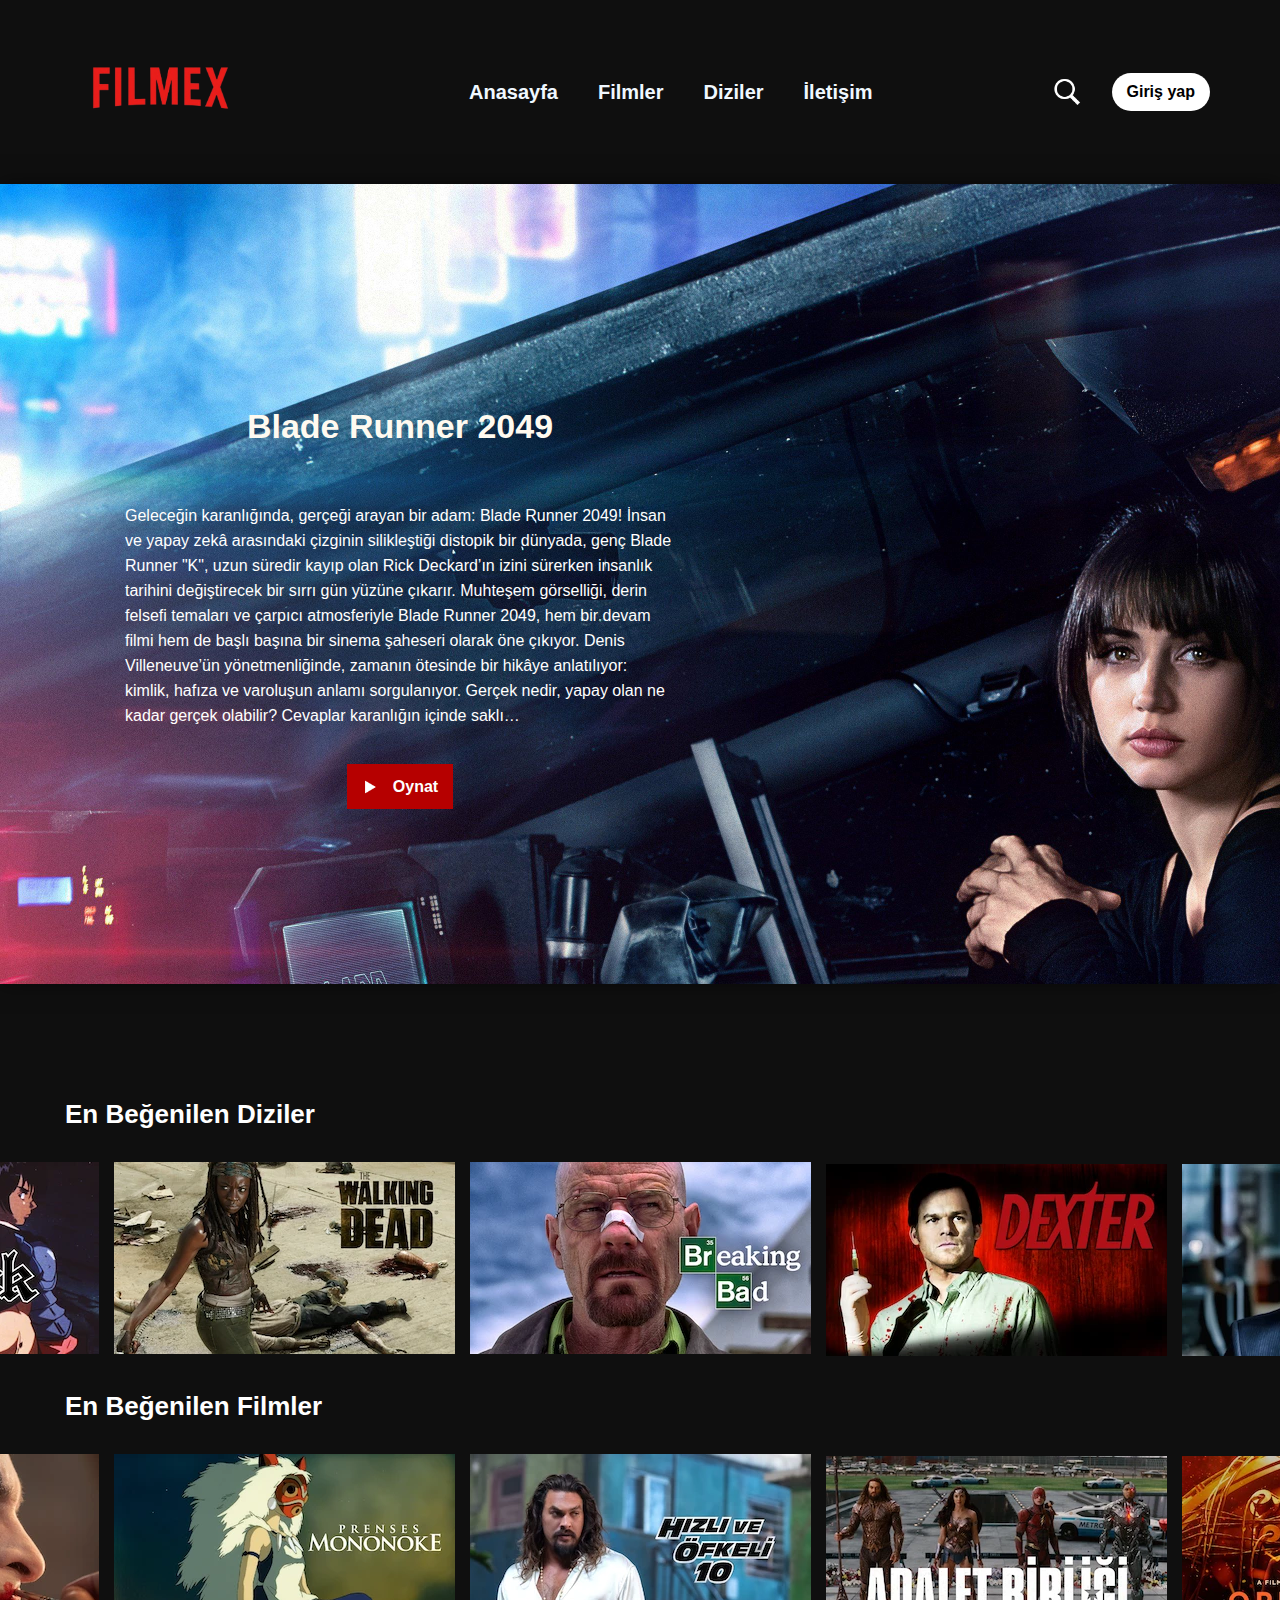
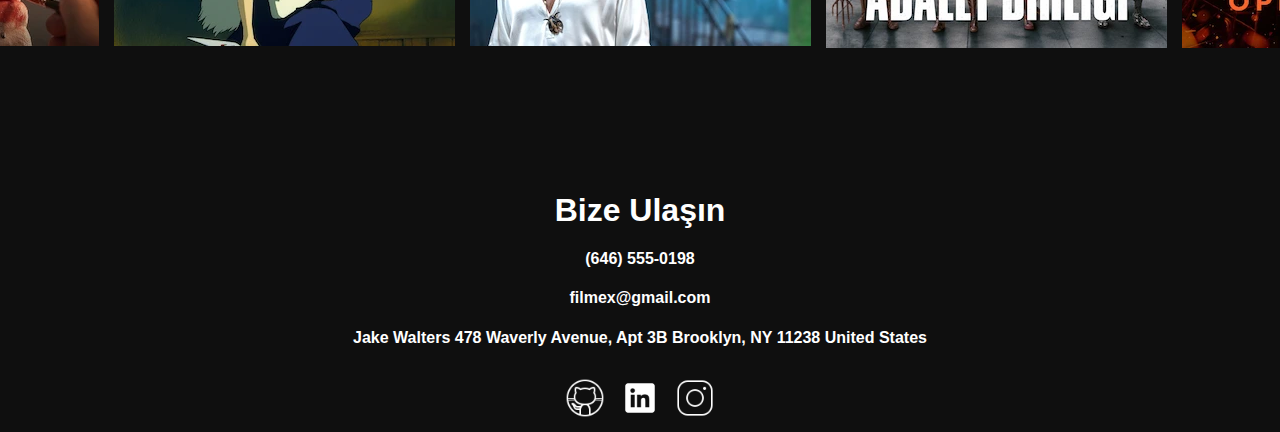
<file: index.html>
<!DOCTYPE html>
<html lang="en">
  <head>
    <meta charset="UTF-8" />
    <meta name="viewport" content="width=device-width, initial-scale=1.0" />
    <title>Filmex</title>
    <link rel="stylesheet" href="assets/style/style.css" />
    <link rel="icon" href="assets/img/logo-icon/logo.png" type="image/x-icon">
  </head>
  <body>
    <div class="navbar">
      <div class="logo">
        <img src="assets/img/logo-icon/logo.png" alt="Filmex logo" />
      </div>
      <ul class="menu">
        <li><a href="/">Anasayfa</a></li>
        <li><a href="#filmler">Filmler</a></li>
        <li><a href="#diziler">Diziler</a></li>
        <li><a href="#iletisim">İletişim</a></li>
      </ul>
      <div class="search">
        <img src="assets/img/logo-icon/icon-search.png" alt="arama" />
        <a class="btn" href="#">Giriş yap</a>
      </div>
    </div>

    <div class="slider-container">
      <div class="slider">
        <div class="slide-track">
          <div class="slide">
            <img
              src="assets/img/film/blade-runner/blade-runner.jpg"
              alt="Slide 1"
            />
            <div class="caption">
              <h2>Blade Runner 2049</h2>
              <p>
                Geleceğin karanlığında, gerçeği arayan bir adam: Blade Runner
                2049! İnsan ve yapay zekâ arasındaki çizginin silikleştiği
                distopik bir dünyada, genç Blade Runner "K", uzun süredir kayıp
                olan Rick Deckard’ın izini sürerken insanlık tarihini
                değiştirecek bir sırrı gün yüzüne çıkarır. Muhteşem görselliği,
                derin felsefi temaları ve çarpıcı atmosferiyle Blade Runner
                2049, hem bir devam filmi hem de başlı başına bir sinema
                şaheseri olarak öne çıkıyor. Denis Villeneuve’ün
                yönetmenliğinde, zamanın ötesinde bir hikâye anlatılıyor:
                kimlik, hafıza ve varoluşun anlamı sorgulanıyor. Gerçek nedir,
                yapay olan ne kadar gerçek olabilir? Cevaplar karanlığın içinde
                saklı…
              </p>
              <a class="btn" href="blade-runner.html"
                ><img
                  src="/assets/img/logo-icon/icon-play-button.png"
                  alt="Oynat butonu"
                />Oynat</a
              >
            </div>
          </div>
          <div class="slide">
            <img
              src="assets/img/dizi/The-witcher/the-witcher.jpg"
              alt="Slide 2"
            />
            <div class="caption">
              <h2>The Witcher</h2>
              <p>
                Kaderin ördüğü karanlık bir destan: The Witcher! Geralt of
                Rivia, canavar avcısı bir Witcher olarak kıtanın en tehlikeli
                yaratıklarıyla savaşırken, içindeki insanlıkla da yüzleşmek
                zorunda kalır. Büyü, entrika ve kanla yoğrulmuş bu dünyada,
                güçlü bir büyücü olan Yennefer ve gizemli bir kaderle bağlı
                prenses Ciri ile yolları kesişir. Her karakterin kendi
                gölgesiyle savaştığı bu epik serüvende, iyilik ve kötülük
                arasındaki sınırlar bulanıklaşır. Efsanelerle örülü bu evrende,
                hiçbir şey göründüğü gibi değildir. Netflix’in fenomen dizisi
                The Witcher, karanlık fantezi türünü sevenler için vazgeçilmez
                bir deneyim sunuyor – kılıçlarını kuşan, çünkü kader seni
                çağırıyor!
              </p>
              <a class="btn" href="the-witcher.html"
                ><img
                  src="/assets/img/logo-icon/icon-play-button.png"
                  alt="Oynat butonu"
                />Oynat</a
              >
            </div>
          </div>
          <div class="slide">
            <img src="assets/img/dizi/Dmc/devil-may-cry.jpg" alt="Slide 3" />
            <div class="caption">
              <h2>Devil May Cry</h2>
              <p>
                İblisler cehennemden fırladı ve tek bir adam onları geri
                gönderebilir: Devil May Cry! Yarı insan, yarı iblis olan Dante,
                karanlık geçmişi ve asi tavrıyla hem şeytanlarla hem de kendi
                içindeki gölgelerle savaşırken stil dolu dövüş sahneleriyle
                ekranları ateşe veriyor. Kılıcı "Rebellion" ve tabancaları
                "Ebony & Ivory" ile şeytani tehditleri ortadan kaldıran Dante,
                sivri dili ve sarsılmaz duruşuyla tam bir anti-kahraman. Gizemli
                komplolar, kana susamış düşmanlar ve unutulmaz aksiyon
                sahneleriyle Devil May Cry, klasik video oyun serisinin ruhunu
                ekrana taşıyor. İblis avı başlıyor – kurallar yok, merhamet yok…
                Sadece Dante var!
              </p>
              <a class="btn" href="dmc.html"
                ><img
                  src="/assets/img/logo-icon/icon-play-button.png"
                  alt="Oynat butonu"
                />Oynat</a
              >
            </div>
          </div>
        </div>
      </div>
    </div>

    <div class="cards">
      <h1><a name="diziler">En Beğenilen Diziler</a></h1>
      <div class="card">
        <a href="berserk.html"><img src="assets/img/cards/dizi/berserk-cards.webp" alt="berserk" /></a>
        <a href="twd.html"><img src="assets/img/cards/dizi/twd-cards.webp" alt="twd" /></a>
        <a href="breaking-bad.html"><img src="assets/img/cards/dizi/breaking-bad-cards.webp" alt="breaking bad" /></a>
        <img src="assets/img/cards/dizi/dexter-cards.webp" alt="dexter" />
        <img src="assets/img/cards/dizi/suits-cards.webp" alt="suits" />
        
      </div>
    </div>

    <div class="cards">
      <h1><a name="filmler">En Beğenilen Filmler</a></h1>
      <div class="card">
        <a href="joker.html"><img src="assets/img/cards/film/joker-cards.webp" alt="joker" /></a>
        <a href="prenses-mononoke.html"><img src="assets/img/cards/film/prenses-mononoke-cards.webp" alt="prenses mononoke" /></a>
        <a href="fast-and-furious.html"><img src="assets/img/cards/film/fnf10-cards.webp" alt="fast and furious" /></a>
        <img src="assets/img/cards/film/adalet-birligi-cards.webp" alt="adalet birliği" />
        <img src="assets/img/cards/film/oppenheimer-cards.webp" alt="oppenheimer" />
        
      </div>
    </div>

    <div class="footer">
      <h1><a name="iletisim">Bize Ulaşın</a></h1>
      <h4>(646) 555-0198</h4>
      <h4>filmex@gmail.com</h4>
      <h4>
        Jake Walters 478 Waverly Avenue, Apt 3B Brooklyn, NY 11238 United States
      </h4>
      <div class="social">
        
        <a href="https://github.com/Hilalkizilcik" target="_blank"><img src="assets/img/logo-icon/icon-github.png" alt="github" /></a>
        <a href="https://tr.linkedin.com/in/hilalkizilcik" target="_blank"><img src="assets/img/logo-icon/icon-linkedin.png" alt="linkedim" /></a>
        <a href="https://www.instagram.com/hilalkzlck/" target="_blank"><img src="assets/img/logo-icon/icon-instagram.png" alt="instagram" /></a>
      </div>
    </div>
  </body>
</html>
</file>
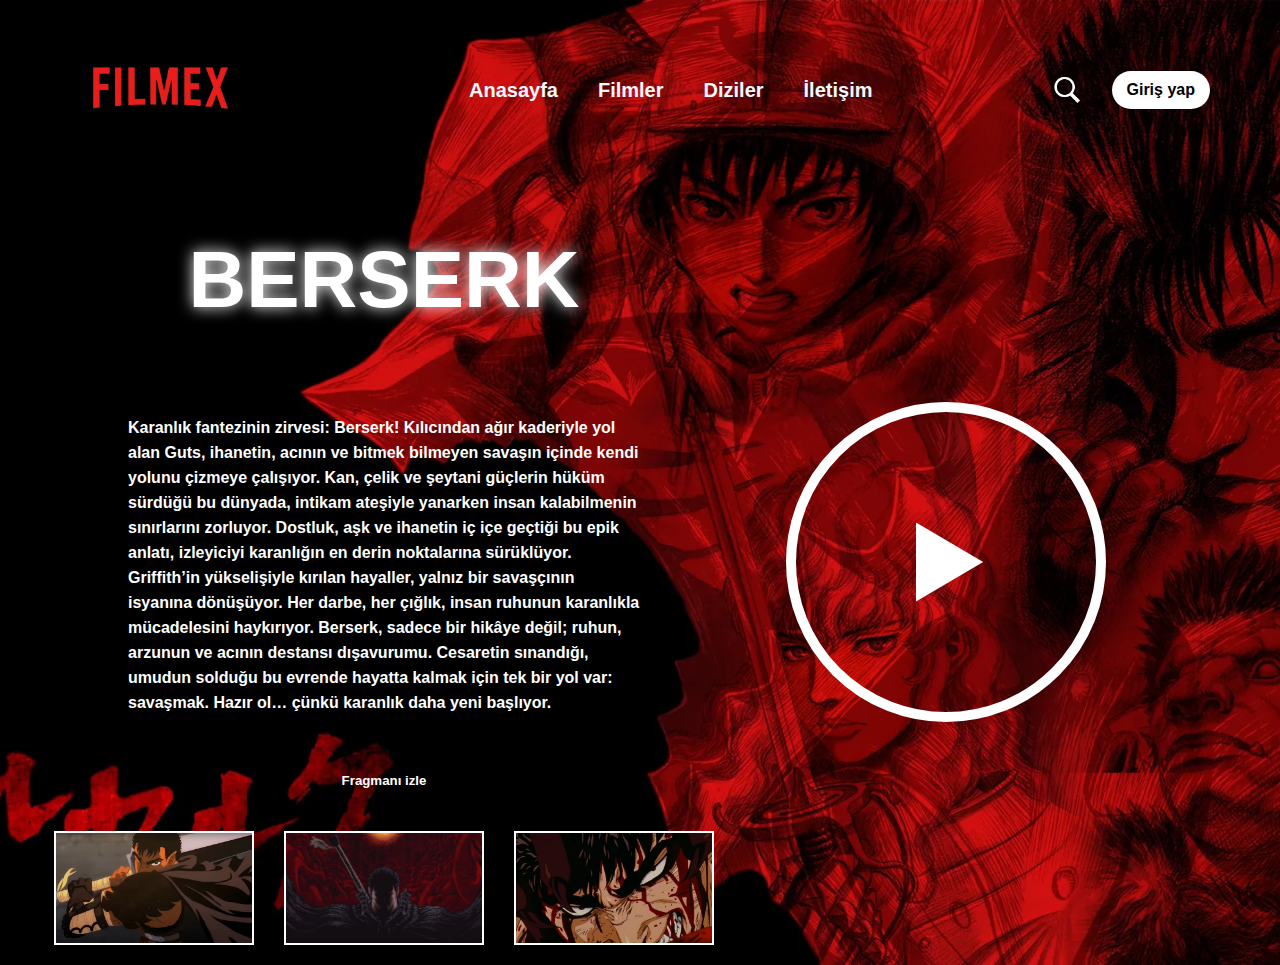
<file: berserk.html>
<html lang="tr">
  <head>
    <meta charset="UTF-8" />
    <meta name="viewport" content="width=device-width, initial-scale=1.0" />
    <title>Filmex</title>
    <link rel="stylesheet" href="assets/style/introduction.css" />
    <link rel="icon" href="assets/favicon.ico" type="image/x-icon">
  </head>
  <body class="berserk">
    <div class="navbar">
      <div class="logo">
        <img src="assets/img/logo-icon/logo.png" alt="Filmex logo" />
      </div>
      <ul class="menu">
        <li><a href="/">Anasayfa</a></li>
        <li><a href="#filmler">Filmler</a></li>
        <li><a href="#diziler">Diziler</a></li>
        <li><a href="#iletisim">İletişim</a></li>
      </ul>
      <div class="search">
        <img src="assets/img/logo-icon/icon-search.png" alt="arama" />
        <a class="btn" href="#">Giriş yap</a>
      </div>
    </div>

    <div class="container">
      <div class="content">
        <h1>BERSERK</h1>
        <p>
          Karanlık fantezinin zirvesi: Berserk! Kılıcından ağır kaderiyle yol
          alan Guts, ihanetin, acının ve bitmek bilmeyen savaşın içinde kendi
          yolunu çizmeye çalışıyor. Kan, çelik ve şeytani güçlerin hüküm sürdüğü
          bu dünyada, intikam ateşiyle yanarken insan kalabilmenin sınırlarını
          zorluyor. Dostluk, aşk ve ihanetin iç içe geçtiği bu epik anlatı,
          izleyiciyi karanlığın en derin noktalarına sürüklüyor. Griffith’in
          yükselişiyle kırılan hayaller, yalnız bir savaşçının isyanına
          dönüşüyor. Her darbe, her çığlık, insan ruhunun karanlıkla
          mücadelesini haykırıyor. Berserk, sadece bir hikâye değil; ruhun,
          arzunun ve acının destansı dışavurumu. Cesaretin sınandığı, umudun
          solduğu bu evrende hayatta kalmak için tek bir yol var: savaşmak.
          Hazır ol… çünkü karanlık daha yeni başlıyor.
        </p>
        <h5>Fragmanı izle</h5>
        <div class="trailers-cards">
          <img src="assets/img/dizi/berserk/berserk6.jpeg" alt="" />
          <img src="assets/img/dizi/berserk/berserk3.jpg" alt="" />
          <img src="assets/img/dizi/berserk/berserk7.jpg" alt="" />
        </div>
      </div>
      <div class="play-btn">
        <a class="watch-btn" href=""
          ><img src="assets/img/logo-icon/icon-play-button.png" alt=""
        /></a>
      </div>
    </div>
  </body>
</html>
</file>
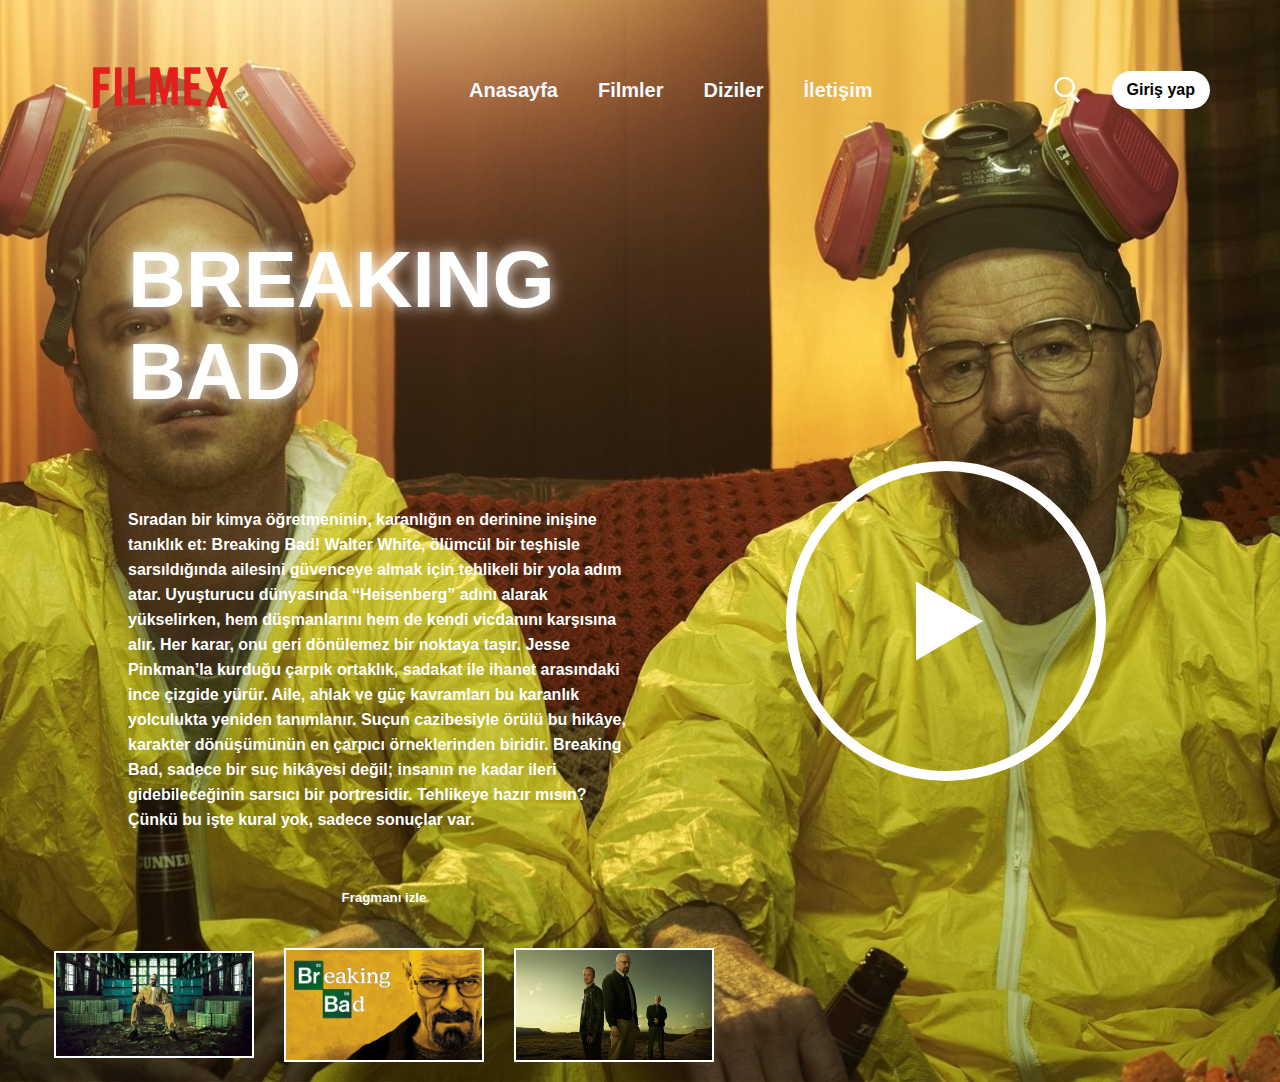
<file: breaking-bad.html>
<html lang="tr">
  <head>
    <meta charset="UTF-8" />
    <meta name="viewport" content="width=device-width, initial-scale=1.0" />
    <title>Filmex</title>
    <link rel="stylesheet" href="assets/style/introduction.css" />
    <link rel="icon" href="assets/img/logo-icon/logo.png" type="image/x-icon">
  </head>
  <body class="breaking-bad">
    <div class="navbar">
      <div class="logo">
        <img src="assets/img/logo-icon/logo.png" alt="Filmex logo" />
      </div>
      <ul class="menu">
        <li><a href="/">Anasayfa</a></li>
        <li><a href="#filmler">Filmler</a></li>
        <li><a href="#diziler">Diziler</a></li>
        <li><a href="#iletisim">İletişim</a></li>
      </ul>
      <div class="search">
        <img src="assets/img/logo-icon/icon-search.png" alt="arama" />
        <a class="btn" href="#">Giriş yap</a>
      </div>
    </div>

    <div class="container">
      <div class="content">
        <h1>BREAKING BAD</h1>
        <p>
          Sıradan bir kimya öğretmeninin, karanlığın en derinine inişine
          tanıklık et: Breaking Bad! Walter White, ölümcül bir teşhisle
          sarsıldığında ailesini güvenceye almak için tehlikeli bir yola adım
          atar. Uyuşturucu dünyasında “Heisenberg” adını alarak yükselirken, hem
          düşmanlarını hem de kendi vicdanını karşısına alır. Her karar, onu
          geri dönülemez bir noktaya taşır. Jesse Pinkman’la kurduğu çarpık
          ortaklık, sadakat ile ihanet arasındaki ince çizgide yürür. Aile,
          ahlak ve güç kavramları bu karanlık yolculukta yeniden tanımlanır.
          Suçun cazibesiyle örülü bu hikâye, karakter dönüşümünün en çarpıcı
          örneklerinden biridir. Breaking Bad, sadece bir suç hikâyesi değil;
          insanın ne kadar ileri gidebileceğinin sarsıcı bir portresidir.
          Tehlikeye hazır mısın? Çünkü bu işte kural yok, sadece sonuçlar var.
        </p>
        <h5>Fragmanı izle</h5>
        <div class="trailers-cards">
          <img src="assets/img/dizi/Breaking-Bad/Breaking-bad-2.jpg" alt="" />
          <img src="assets/img/dizi/Breaking-Bad/Breaking-bad-4.jpg" alt="" />
          <img src="assets/img/dizi/Breaking-Bad/Breaking-bad-3.jpg" alt="" />
          
        </div>
      </div>
      <div class="play-btn">
        <a class="watch-btn" href=""
          ><img src="assets/img/logo-icon/icon-play-button.png" alt=""
        /></a>
      </div>
    </div>
  </body>
</html>
</file>
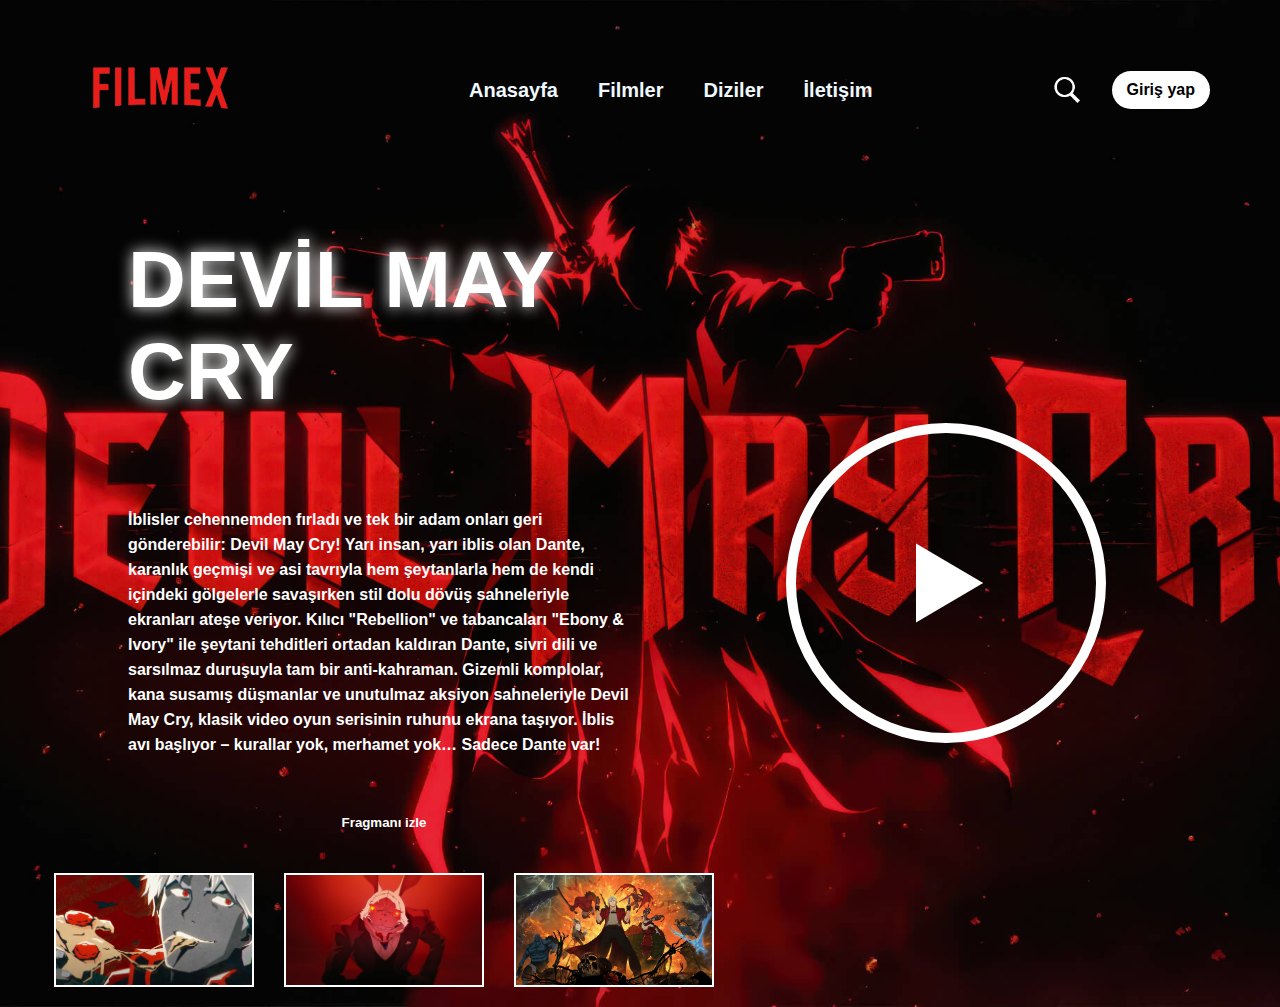
<file: dmc.html>
<html lang="tr">
  <head>
    <meta charset="UTF-8" />
    <meta name="viewport" content="width=device-width, initial-scale=1.0" />
    <title>Filmex</title>
    <link rel="stylesheet" href="assets/style/introduction.css" />
    <link rel="icon" href="assets/img/logo-icon/logo.png" type="image/x-icon">
  </head>
  <body class="dmc">
    <div class="navbar">
      <div class="logo">
        <img src="assets/img/logo-icon/logo.png" alt="Filmex logo" />
      </div>
      <ul class="menu">
        <li><a href="/">Anasayfa</a></li>
        <li><a href="#filmler">Filmler</a></li>
        <li><a href="#diziler">Diziler</a></li>
        <li><a href="#iletisim">İletişim</a></li>
      </ul>
      <div class="search">
        <img src="assets/img/logo-icon/icon-search.png" alt="arama" />
        <a class="btn" href="#">Giriş yap</a>
      </div>
    </div>

    <div class="container">
      <div class="content">
        <h1>DEVİL MAY CRY</h1>
        <p>
          İblisler cehennemden fırladı ve tek bir adam onları geri gönderebilir:
          Devil May Cry! Yarı insan, yarı iblis olan Dante, karanlık geçmişi ve
          asi tavrıyla hem şeytanlarla hem de kendi içindeki gölgelerle
          savaşırken stil dolu dövüş sahneleriyle ekranları ateşe veriyor.
          Kılıcı "Rebellion" ve tabancaları "Ebony & Ivory" ile şeytani
          tehditleri ortadan kaldıran Dante, sivri dili ve sarsılmaz duruşuyla
          tam bir anti-kahraman. Gizemli komplolar, kana susamış düşmanlar ve
          unutulmaz aksiyon sahneleriyle Devil May Cry, klasik video oyun
          serisinin ruhunu ekrana taşıyor. İblis avı başlıyor – kurallar yok,
          merhamet yok… Sadece Dante var!
        </p>
        <h5>Fragmanı izle</h5>
        <div class="trailers-cards">
          <img src="assets/img/dizi/Dmc/devil-may-cry-2.webp" alt="" />
          <img src="assets/img/dizi/Dmc/devil-may-cry-4.webp" alt="" />
          <img src="assets/img/dizi/Dmc/devil-may-cry5.jpg" alt="" />
          
        </div>
      </div>
      <div class="play-btn">
        <a class="watch-btn" href=""
          ><img src="assets/img/logo-icon/icon-play-button.png" alt=""
        /></a>
      </div>
    </div>
  </body>
</html>
</file>
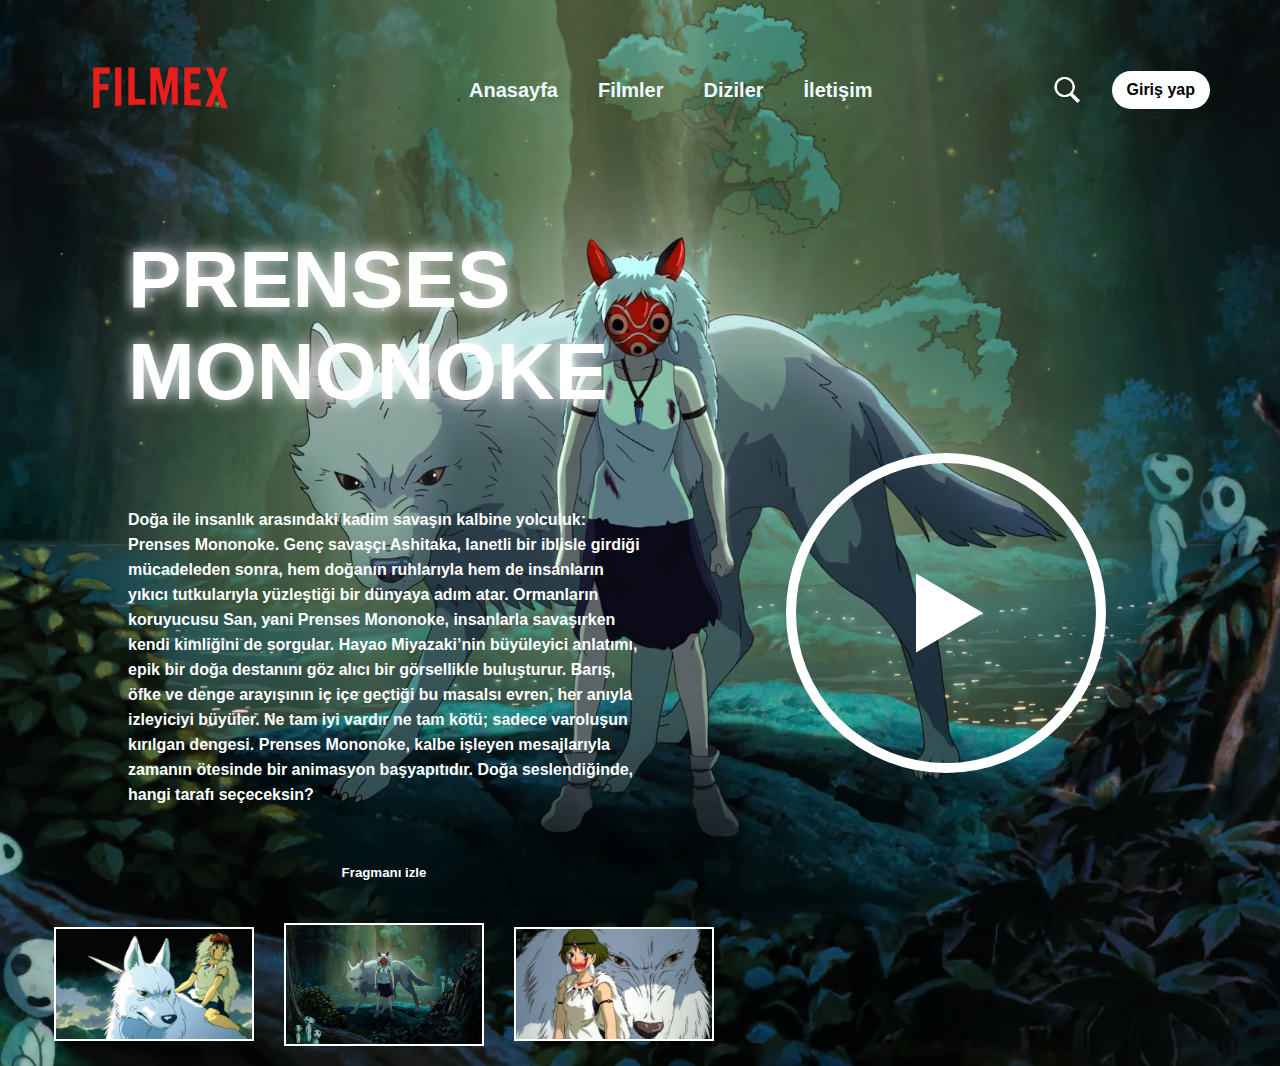
<file: prenses-mononoke.html>
<html lang="tr">
  <head>
    <meta charset="UTF-8" />
    <meta name="viewport" content="width=device-width, initial-scale=1.0" />
    <title>Filmex</title>
    <link rel="stylesheet" href="assets/style/introduction.css" />
    <link rel="icon" href="assets/img/logo-icon/logo.png" type="image/x-icon">
  </head>
  <body class="prenses-mononoke">
    <div class="navbar">
      <div class="logo">
        <img src="assets/img/logo-icon/logo.png" alt="Filmex logo" />
      </div>
      <ul class="menu">
        <li><a href="/">Anasayfa</a></li>
        <li><a href="#filmler">Filmler</a></li>
        <li><a href="#diziler">Diziler</a></li>
        <li><a href="#iletisim">İletişim</a></li>
      </ul>
      <div class="search">
        <img src="assets/img/logo-icon/icon-search.png" alt="arama" />
        <a class="btn" href="#">Giriş yap</a>
      </div>
    </div>

    <div class="container">
      <div class="content">
        <h1>PRENSES MONONOKE</h1>
        <p>
          Doğa ile insanlık arasındaki kadim savaşın kalbine yolculuk: Prenses
          Mononoke. Genç savaşçı Ashitaka, lanetli bir iblisle girdiği
          mücadeleden sonra, hem doğanın ruhlarıyla hem de insanların yıkıcı
          tutkularıyla yüzleştiği bir dünyaya adım atar. Ormanların koruyucusu
          San, yani Prenses Mononoke, insanlarla savaşırken kendi kimliğini de
          sorgular. Hayao Miyazaki’nin büyüleyici anlatımı, epik bir doğa
          destanını göz alıcı bir görsellikle buluşturur. Barış, öfke ve denge
          arayışının iç içe geçtiği bu masalsı evren, her anıyla izleyiciyi
          büyüler. Ne tam iyi vardır ne tam kötü; sadece varoluşun kırılgan
          dengesi. Prenses Mononoke, kalbe işleyen mesajlarıyla zamanın ötesinde
          bir animasyon başyapıtıdır. Doğa seslendiğinde, hangi tarafı
          seçeceksin?
        </p>
        <h5>Fragmanı izle</h5>
        <div class="trailers-cards">
          <img
            src="assets/img/film/prenses-mononoke/princess-mononoke2.jpg"
            alt=""
          />
          <img
            src="assets/img/film/prenses-mononoke/princess-mononoke1.jpg"
            alt=""
          />
          <img
            src="assets/img/film/prenses-mononoke/princess-mononoke3.jpg"
            alt=""
          />
        </div>
      </div>
      <div class="play-btn">
        <a class="watch-btn" href=""
          ><img src="assets/img/logo-icon/icon-play-button.png" alt=""
        /></a>
      </div>
    </div>
  </body>
</html>
</file>
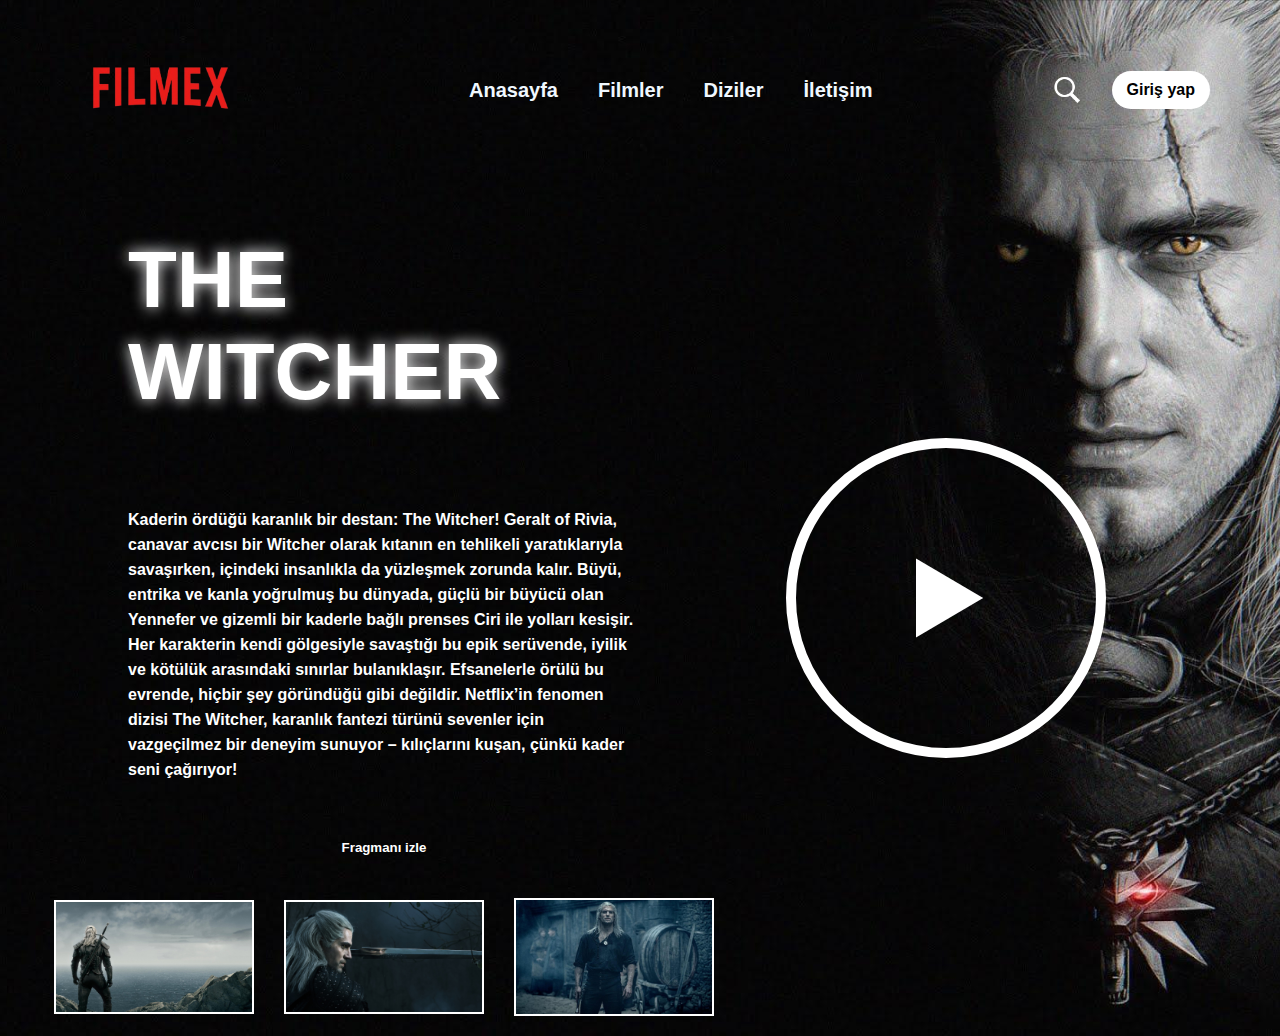
<file: the-witcher.html>
<html lang="tr">
  <head>
    <meta charset="UTF-8" />
    <meta name="viewport" content="width=device-width, initial-scale=1.0" />
    <title>Filmex</title>
    <link rel="stylesheet" href="assets/style/introduction.css" />
    <link rel="icon" href="assets/img/logo-icon/logo.png" type="image/x-icon">
  </head>
  <body class="the-witcher">
    <div class="navbar">
      <div class="logo">
        <img src="assets/img/logo-icon/logo.png" alt="Filmex logo" />
      </div>
      <ul class="menu">
        <li><a href="/">Anasayfa</a></li>
        <li><a href="#filmler">Filmler</a></li>
        <li><a href="#diziler">Diziler</a></li>
        <li><a href="#iletisim">İletişim</a></li>
      </ul>
      <div class="search">
        <img src="assets/img/logo-icon/icon-search.png" alt="arama" />
        <a class="btn" href="#">Giriş yap</a>
      </div>
    </div>

    <div class="container">
      <div class="content">
        <h1>THE WITCHER</h1>
        <p>
          Kaderin ördüğü karanlık bir destan: The Witcher! Geralt of Rivia,
          canavar avcısı bir Witcher olarak kıtanın en tehlikeli yaratıklarıyla
          savaşırken, içindeki insanlıkla da yüzleşmek zorunda kalır. Büyü,
          entrika ve kanla yoğrulmuş bu dünyada, güçlü bir büyücü olan Yennefer
          ve gizemli bir kaderle bağlı prenses Ciri ile yolları kesişir. Her
          karakterin kendi gölgesiyle savaştığı bu epik serüvende, iyilik ve
          kötülük arasındaki sınırlar bulanıklaşır. Efsanelerle örülü bu
          evrende, hiçbir şey göründüğü gibi değildir. Netflix’in fenomen dizisi
          The Witcher, karanlık fantezi türünü sevenler için vazgeçilmez bir
          deneyim sunuyor – kılıçlarını kuşan, çünkü kader seni çağırıyor!
        </p>
        <h5>Fragmanı izle</h5>        
        <div class="trailers-cards">
          <img src="assets/img/dizi/The-witcher/the-witcher-2.jpg" alt="" />
          <img src="assets/img/dizi/The-witcher/the-witcher-3.jpg" alt="" />
          <img src="assets/img/dizi/The-witcher/the-witcher-4.jpg" alt="" />
        </div>
      </div>
      <div class="play-btn">
        <a class="watch-btn" href=""><img src="assets/img/logo-icon/icon-play-button.png" alt=""></a>
      </div>
    </div>
  </body>
</html>
</file>
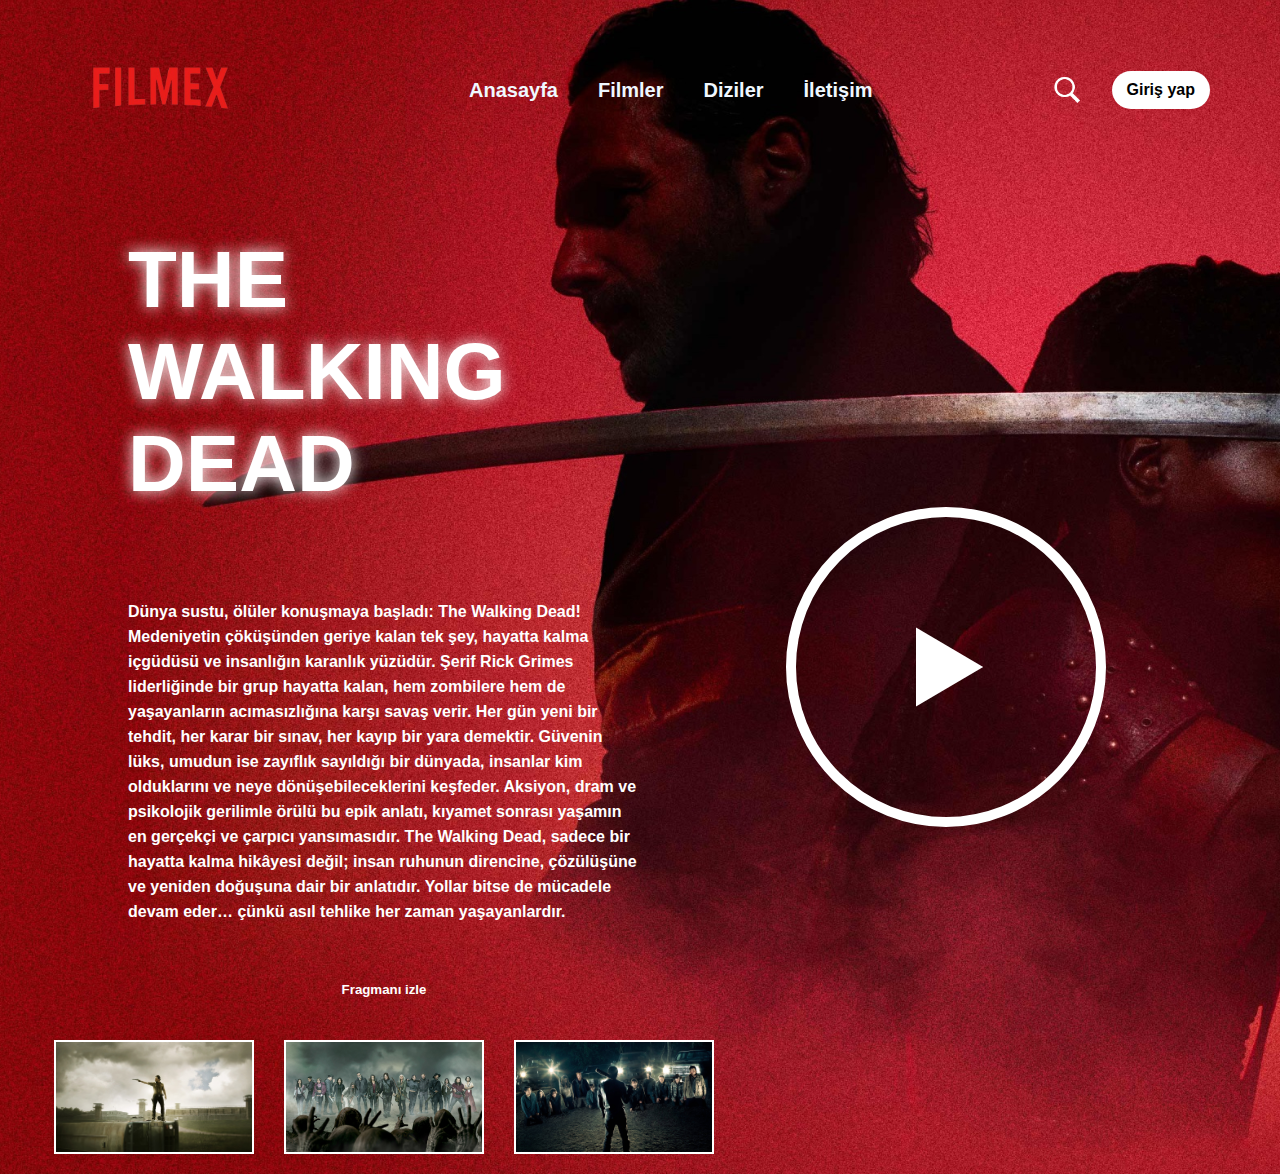
<file: twd.html>
<html lang="tr">
  <head>
    <meta charset="UTF-8" />
    <meta name="viewport" content="width=device-width, initial-scale=1.0" />
    <title>Filmex</title>
    <link rel="stylesheet" href="assets/style/introduction.css" />
    <link rel="icon" href="assets/img/logo-icon/logo.png" type="image/x-icon">
  </head>
  <body class="twd">
    <div class="navbar">
      <div class="logo">
        <img src="assets/img/logo-icon/logo.png" alt="Filmex logo" />
      </div>
      <ul class="menu">
        <li><a href="/">Anasayfa</a></li>
        <li><a href="#filmler">Filmler</a></li>
        <li><a href="#diziler">Diziler</a></li>
        <li><a href="#iletisim">İletişim</a></li>
      </ul>
      <div class="search">
        <img src="assets/img/logo-icon/icon-search.png" alt="arama" />
        <a class="btn" href="#">Giriş yap</a>
      </div>
    </div>

    <div class="container">
      <div class="content">
        <h1>THE WALKING DEAD</h1>
        <p>
          Dünya sustu, ölüler konuşmaya başladı: The Walking Dead! Medeniyetin
          çöküşünden geriye kalan tek şey, hayatta kalma içgüdüsü ve insanlığın
          karanlık yüzüdür. Şerif Rick Grimes liderliğinde bir grup hayatta
          kalan, hem zombilere hem de yaşayanların acımasızlığına karşı savaş
          verir. Her gün yeni bir tehdit, her karar bir sınav, her kayıp bir
          yara demektir. Güvenin lüks, umudun ise zayıflık sayıldığı bir
          dünyada, insanlar kim olduklarını ve neye dönüşebileceklerini
          keşfeder. Aksiyon, dram ve psikolojik gerilimle örülü bu epik anlatı,
          kıyamet sonrası yaşamın en gerçekçi ve çarpıcı yansımasıdır. The
          Walking Dead, sadece bir hayatta kalma hikâyesi değil; insan ruhunun
          direncine, çözülüşüne ve yeniden doğuşuna dair bir anlatıdır. Yollar
          bitse de mücadele devam eder… çünkü asıl tehlike her zaman
          yaşayanlardır.
        </p>
        <h5>Fragmanı izle</h5>
        <div class="trailers-cards">
          <img src="assets/img/dizi/twd/the-walking-dead2.jpg" alt="" />
          <img src="assets/img/dizi/twd/the-walking-dead3.jpg" alt="" />
          <img src="assets/img/dizi/twd/the-walking-dead4.jpg" alt="" />
        </div>
      </div>
      <div class="play-btn">
        <a class="watch-btn" href=""
          ><img src="assets/img/logo-icon/icon-play-button.png" alt=""
        /></a>
      </div>
    </div>
  </body>
</html>
</file>
<file: assets/style/style.css>
* {
  box-sizing: border-box;
}

body {
  margin: 0;
  padding: 0;
  background-color: #0f0f0f;
  font-family: Arial, Helvetica, sans-serif;
}

.navbar {
  display: flex;
  align-items: center;
  justify-content: space-between;
  margin: 0 70px;
  font-weight: bolder;
}
.navbar .logo img {
  width: 180px;
  height: auto;
}
.navbar .menu {
  display: flex;
  gap: 0px 40px;
  font-size: 20px;
  list-style-type: none;
}
.navbar .menu li a {
  color: aliceblue;
  text-decoration: none;
}

.search {
  display: flex;
  align-items: center;
  gap: 0 30px;
}
.search img {
  width: 30px;
}
.search img:hover {
  cursor: pointer;
}
.btn {
  padding: 10px 15px;
  background-color: #fff;
  text-decoration: none;
  color: black;
  border-radius: 25px;
  text-align: center;
}

.slider-container {
  display: flex;
  justify-content: center;
  align-items: center;
  margin-bottom: 100px;
}

.slider {
  width: 100%;
  height: 800px;
  overflow: hidden;
  box-shadow: 0 0 20px rgba(0, 0, 0, 0.5);
  position: relative;
}

.slide-track {
  display: flex;
  width: 300%;
  height: 100%;
  animation: slide 20s infinite;
}

.slide {
  width: 100%;
  flex-shrink: 0;
  position: relative;
}

.slide img {
  width: 1920px;
  height: auto;
  object-fit: contain;
}

.caption {
  width: 600px;
  height: auto;
  margin: auto;
  text-align: left;
  display: flex;
  flex-direction: column;
  position: absolute;
  top: 200px;
  left: 100px;
  color: #fff;
  /* background: #00000010; */
  padding: 15px 20px;
  /* border-radius: 10px; */
  gap: 20px 0;
  padding: 25px;
  line-height: 25px;
}

.caption h2 {
  font-size: 34px;
  margin-top: 5px;
  color: floralwhite;
  text-align: center;
}

.caption p {
  font-size: 16px;
  color: #fff;
}
.caption .btn {
  background-color: #b60000;
  display: flex;
  gap: 15px;
  align-items: center;
  color: #fff;
  justify-content: center;
  margin: 0 auto;
  font-weight: bold;
  border-radius: 0;
}

.caption .btn img {
  width: 16px;
  height: auto;
}

@keyframes slide {
  0% {
    transform: translateX(0);
  }
  33.33% {
    transform: translateX(0);
  }
  33.34% {
    transform: translateX(-100%);
  }
  66.66% {
    transform: translateX(-100%);
  }
  66.67% {
    transform: translateX(-200%);
  }
  100% {
    transform: translateX(-200%);
  }
}

.cards h1 {
  color: #fff;
  font-size: 26px;
  padding: 15px;
  margin-left: 50px;
}

.card {
  display: flex;
  flex-direction: row;
  justify-content: center;
  gap: 15px;
  align-items: center;
}

.cards img:hover {
  cursor: pointer;
  transform: scale(1.1);
  transition: all 1s;
}

.footer {
  text-align: center;
  padding: 20px;
  width: 100%;
  height: 250px;
  margin-top: 100px;
  color: #fff;
}

.footer .social {
  display: flex;
  margin: auto;
  align-items: center;
  justify-content: center;
  text-align: center;
  gap: 15px;
  padding: 10px;
}

.footer .social img {
  width: 40px;
}
</file>
<file: assets/style/introduction.css>
* {
  box-sizing: border-box;
}

body.the-witcher {
  margin: 0;
  padding: 0;
  font-family: Arial, Helvetica, sans-serif;
  background-image: url(/assets/img/dizi/The-witcher/the-witcher.jpg);
  background-size: cover;
  background-position: center;
}

body.dmc {
  margin: 0;
  padding: 0;
  font-family: Arial, Helvetica, sans-serif;
  background-image: url(/assets/img/dizi/Dmc/devil-may-cry.jpg);
  background-size: cover;
  background-position: center;
}

body.blade-runner {
  margin: 0;
  padding: 0;
  font-family: Arial, Helvetica, sans-serif;
  background-image: url(/assets/img/film/blade-runner/blade-runner.jpg);
  background-size: cover;
  background-position: center;
}

body.berserk {
  margin: 0;
  padding: 0;
  font-family: Arial, Helvetica, sans-serif;
  background-image: url(/assets/img/dizi/berserk/berserk5.webp);
  background-size: cover;
  background-position: center;
}
body.twd {
  margin: 0;
  padding: 0;
  font-family: Arial, Helvetica, sans-serif;
  background-image: url(/assets/img/dizi/twd/the-walking-dead.jpg);
  background-size: cover;
  background-position: center;
}

body.twd {
  margin: 0;
  padding: 0;
  font-family: Arial, Helvetica, sans-serif;
  background-image: url(/assets/img/dizi/twd/the-walking-dead.jpg);
  background-size: cover;
  background-position: center;
}
body.breaking-bad {
  margin: 0;
  padding: 0;
  font-family: Arial, Helvetica, sans-serif;
  background-image: url(/assets/img/dizi/Breaking-Bad/Breaking-bad.jpg);
  background-size: cover;
  background-position: center;
}
body.joker {
  margin: 0;
  padding: 0;
  font-family: Arial, Helvetica, sans-serif;
  background-image: url(/assets/img/film/joker/joker.jpg);
  background-size: cover;
  background-position: center;
}
body.prenses-mononoke {
  margin: 0;
  padding: 0;
  font-family: Arial, Helvetica, sans-serif;
  background-image: url(/assets/img/film/prenses-mononoke/princess-mononoke1.jpg);
  background-size: cover;
  background-position: center;
}
body.fast-and-furious {
  margin: 0;
  padding: 0;
  font-family: Arial, Helvetica, sans-serif;
  background-image: url(/assets/img/film/fast-and-furious/fnf3.jpeg);
  background-size: cover;
  background-position: center;
}
.navbar {
  display: flex;
  align-items: center;
  justify-content: space-between;
  margin: 0 70px;
  font-weight: bolder;
}
.navbar .logo img {
  width: 180px;
  height: auto;
}
.navbar .menu {
  display: flex;
  gap: 0px 40px;
  font-size: 20px;
  list-style-type: none;
}
.navbar .menu li a {
  color: aliceblue;
  text-decoration: none;
}

.navbar .menu li a:hover {
  text-shadow: 0 0 15px #fff;
}

.search {
  display: flex;
  align-items: center;
  gap: 0 30px;
}
.search img {
  width: 30px;
}
.search img:hover {
  cursor: pointer;
}

.btn {
  padding: 10px 15px;
  background-color: #fff;
  text-decoration: none;
  color: black;
  border-radius: 25px;
  text-align: center;
}
.btn:hover {
  box-shadow: 0 0 15px #fff;
  transition: all 1s;
}

.container {
  padding-bottom: 20px;
  width: 80%;
  height: auto;
  display: flex;
  justify-content: center;
  align-items: center;
  color: #fff;
  gap: 100px;
  margin: auto;
}
.content {
  /* background-color: #00000025; */
  display: flex;
  justify-content: center;
  align-items: center;
  flex-direction: column;
  width: 50%;
  gap: 20px;
}

.content h1 {
  font-size: 80px;
  text-shadow: 0 0 15px #fff;
}

.content p {
  line-height: 25px;
  font-weight: bold;
}

.container .content .trailers-cards {
  display: flex;
  align-items: center;
  justify-content: center;
  gap: 30px;
}

.container .content .trailers-cards img {
  width: 200px;
  height: auto;
  border: 2px solid #fff;
}

.container .content .trailers-cards img:hover {
  cursor: pointer;
  box-shadow: 0 0 15px #fff;
  transform: scale(1.1);
  transition: all 1s;
}

.container .play-btn {
  display: flex;
  align-items: flex-end;
  justify-content: center;
  width: 50%;
}

.container .play-btn .watch-btn {
  padding: 100px;
  border: 10px solid #fff;
  border-radius: 50%;
}

.container .play-btn .watch-btn:hover {
  box-shadow: 0 0 15px #fff;
  transition: all 1s;
}
.container .play-btn img {
  width: 100px;
}
</file>
